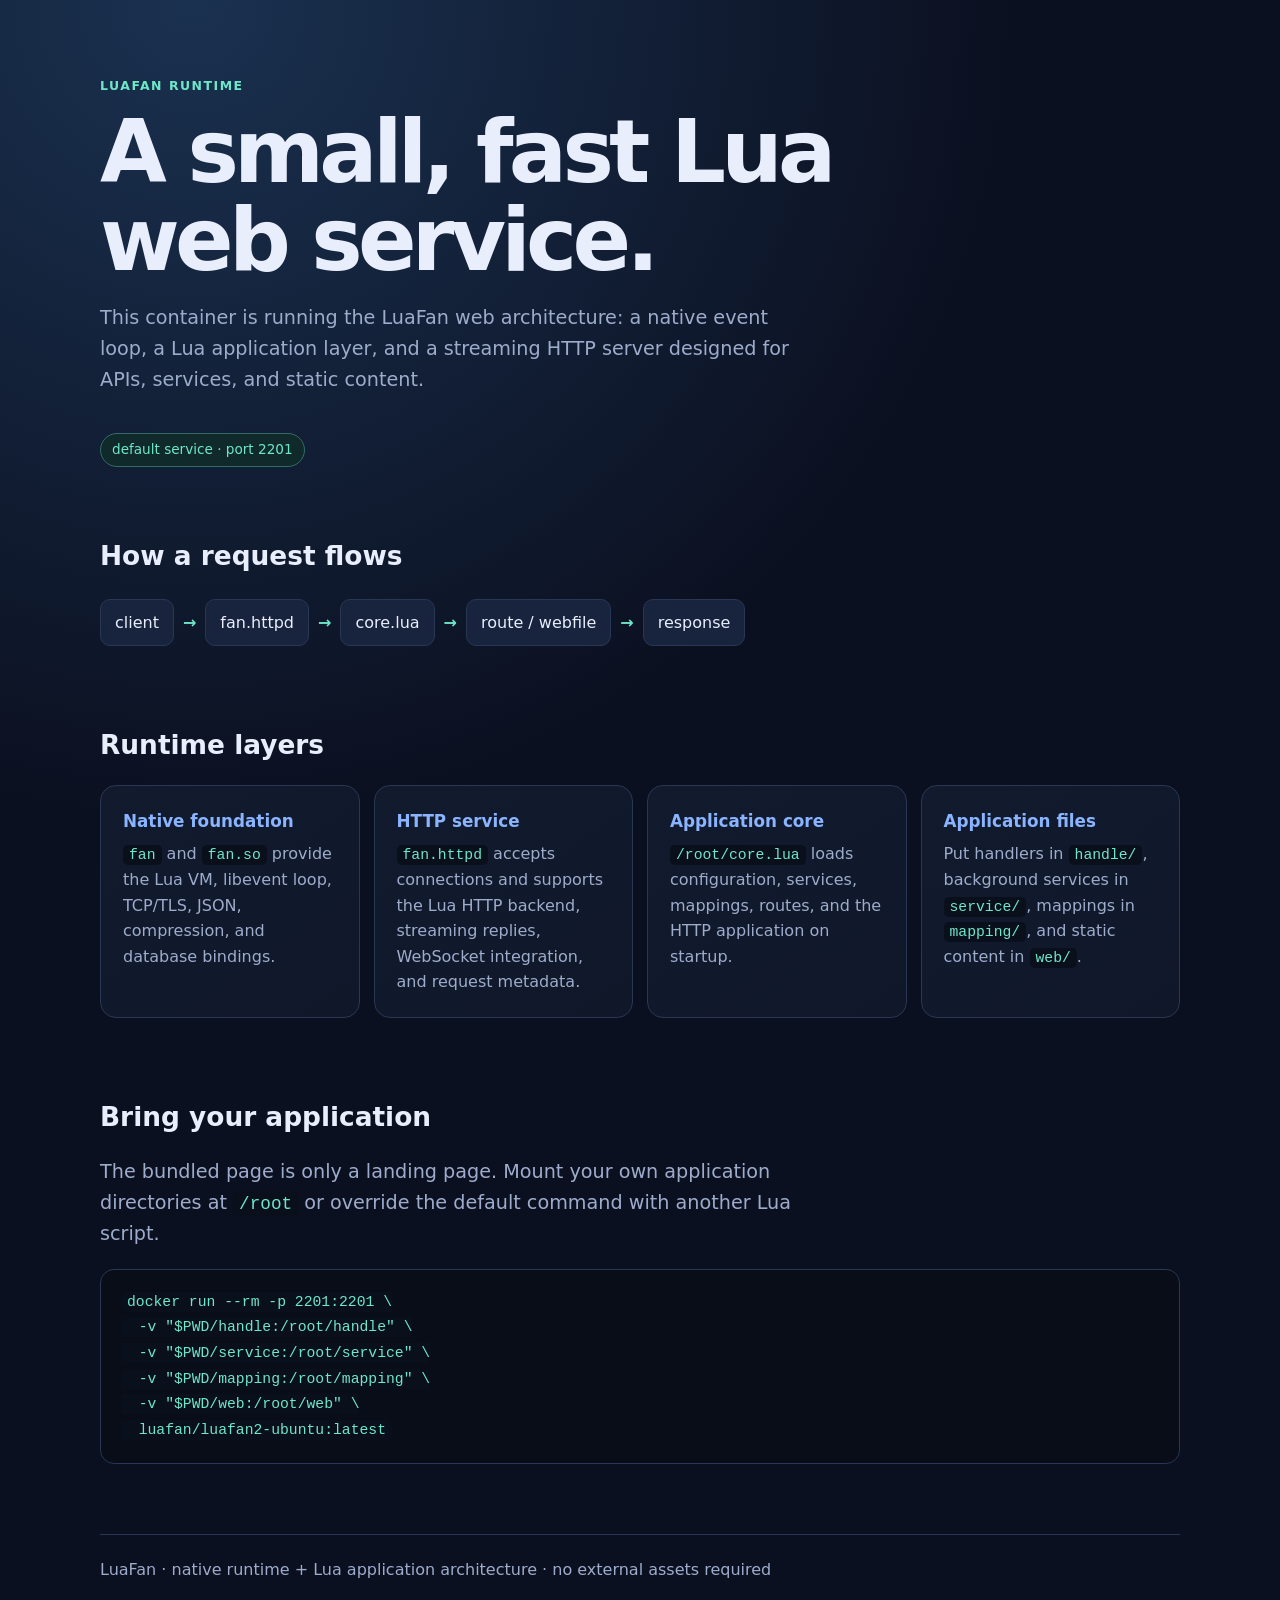
<file: webase/web/index.html>
<!doctype html>
<html lang="en">
<head>
  <meta charset="utf-8">
  <meta name="viewport" content="width=device-width, initial-scale=1">
  <title>LuaFan Web Service</title>
  <style>
    :root { color-scheme: dark; --bg:#0b1020; --panel:#121a2e; --panel-2:#18233d; --text:#e8eefc; --muted:#9eaccb; --accent:#6ee7c8; --accent-2:#8ab4ff; --line:#293754; }
    * { box-sizing: border-box; }
    body { margin:0; min-height:100vh; background:radial-gradient(circle at 15% 0%,#1a3150 0,var(--bg) 42%); color:var(--text); font:16px/1.6 system-ui,-apple-system,BlinkMacSystemFont,"Segoe UI",sans-serif; }
    .wrap { width:min(1080px,calc(100% - 40px)); margin:0 auto; }
    header { padding:76px 0 44px; }
    .eyebrow { color:var(--accent); font-weight:700; letter-spacing:.12em; text-transform:uppercase; font-size:.78rem; }
    h1 { max-width:760px; margin:12px 0 18px; font-size:clamp(2.5rem,7vw,5.4rem); line-height:1.02; letter-spacing:-.055em; }
    .lead { max-width:720px; color:var(--muted); font-size:1.2rem; }
    .badge { display:inline-block; margin-top:18px; padding:5px 11px; border:1px solid #356b67; border-radius:999px; color:var(--accent); background:#102a2b; font-size:.85rem; }
    section { padding:24px 0 54px; }
    h2 { margin:0 0 18px; font-size:1.65rem; }
    .grid { display:grid; grid-template-columns:repeat(auto-fit,minmax(220px,1fr)); gap:14px; }
    .card { padding:22px; border:1px solid var(--line); border-radius:16px; background:linear-gradient(145deg,var(--panel),#0f1729); }
    .card strong { display:block; margin-bottom:7px; color:var(--accent-2); font-size:1.05rem; }
    .card p { margin:0; color:var(--muted); }
    .flow { display:flex; flex-wrap:wrap; align-items:center; gap:9px; margin-top:22px; }
    .node { padding:10px 14px; border-radius:10px; background:var(--panel-2); border:1px solid var(--line); }
    .arrow { color:var(--accent); font-weight:700; }
    code { padding:2px 6px; border-radius:5px; background:#0a0f1c; color:var(--accent); font:.92em ui-monospace,SFMono-Regular,Menlo,monospace; }
    pre { overflow:auto; padding:20px; border:1px solid var(--line); border-radius:14px; background:#080d18; color:#cbd8f6; }
    footer { padding:22px 0 48px; color:var(--muted); border-top:1px solid var(--line); }
    @media (max-width:600px) { .wrap { width:min(100% - 26px,1080px); } header { padding-top:48px; } }
  </style>
</head>
<body>
  <header class="wrap">
    <div class="eyebrow">LuaFan runtime</div>
    <h1>A small, fast Lua web service.</h1>
    <p class="lead">This container is running the LuaFan web architecture: a native event loop, a Lua application layer, and a streaming HTTP server designed for APIs, services, and static content.</p>
    <span class="badge">default service · port 2201</span>
  </header>
  <main class="wrap">
    <section><h2>How a request flows</h2><div class="flow" aria-label="request flow"><span class="node">client</span><span class="arrow">→</span><span class="node">fan.httpd</span><span class="arrow">→</span><span class="node">core.lua</span><span class="arrow">→</span><span class="node">route / webfile</span><span class="arrow">→</span><span class="node">response</span></div></section>
    <section><h2>Runtime layers</h2><div class="grid">
      <article class="card"><strong>Native foundation</strong><p><code>fan</code> and <code>fan.so</code> provide the Lua VM, libevent loop, TCP/TLS, JSON, compression, and database bindings.</p></article>
      <article class="card"><strong>HTTP service</strong><p><code>fan.httpd</code> accepts connections and supports the Lua HTTP backend, streaming replies, WebSocket integration, and request metadata.</p></article>
      <article class="card"><strong>Application core</strong><p><code>/root/core.lua</code> loads configuration, services, mappings, routes, and the HTTP application on startup.</p></article>
      <article class="card"><strong>Application files</strong><p>Put handlers in <code>handle/</code>, background services in <code>service/</code>, mappings in <code>mapping/</code>, and static content in <code>web/</code>.</p></article>
    </div></section>
    <section><h2>Bring your application</h2><p class="lead">The bundled page is only a landing page. Mount your own application directories at <code>/root</code> or override the default command with another Lua script.</p><pre><code>docker run --rm -p 2201:2201 \
  -v "$PWD/handle:/root/handle" \
  -v "$PWD/service:/root/service" \
  -v "$PWD/mapping:/root/mapping" \
  -v "$PWD/web:/root/web" \
  luafan/luafan2-ubuntu:latest</code></pre></section>
  </main>
  <footer class="wrap">LuaFan · native runtime + Lua application architecture · no external assets required</footer>
</body>
</html>
</file>
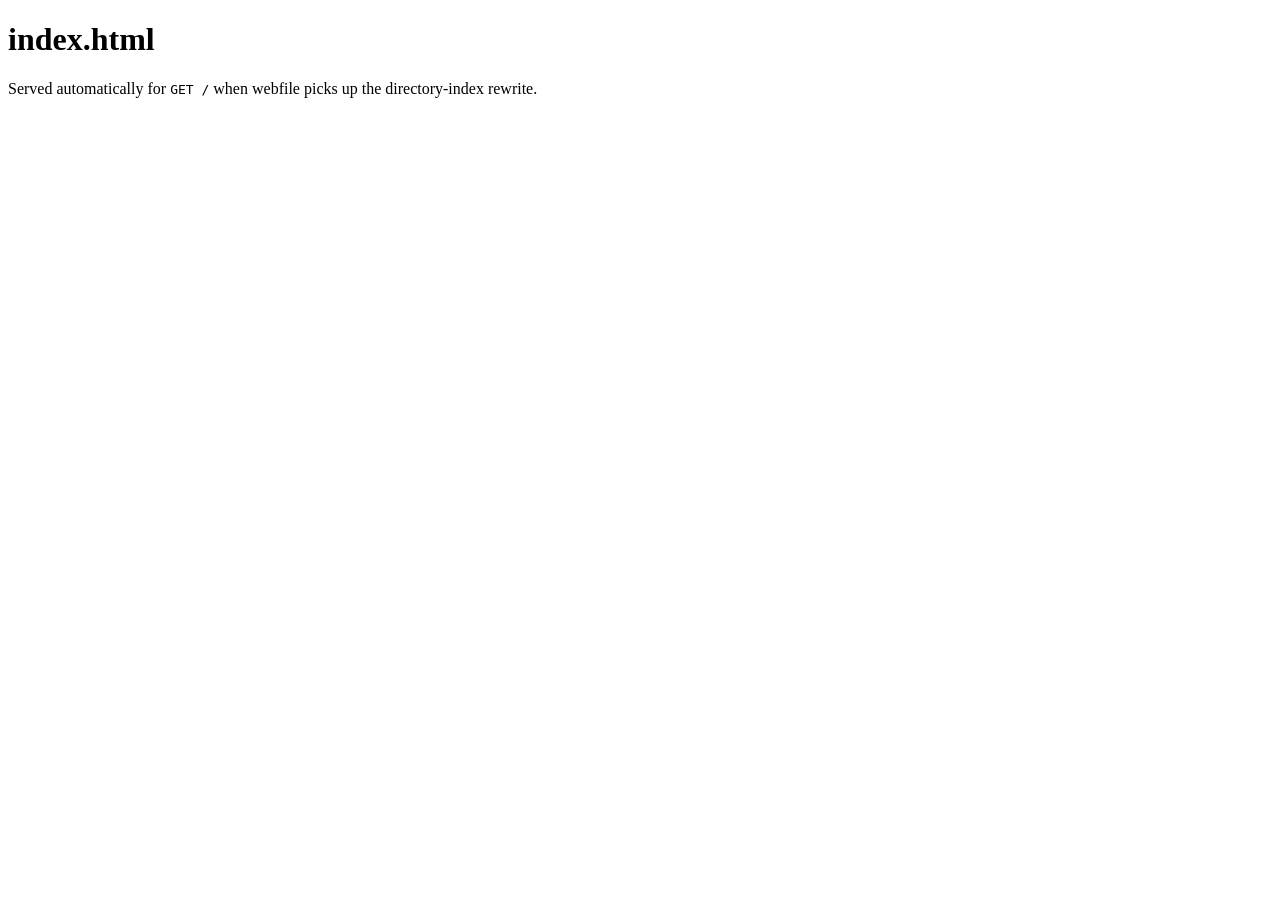
<file: tests/webase/fixtures/web/index.html>
<!doctype html>
<html>
<head><title>webase fixture</title></head>
<body>
<h1>index.html</h1>
<p>Served automatically for <code>GET /</code> when webfile picks up
the directory-index rewrite.</p>
</body>
</html>
</file>
